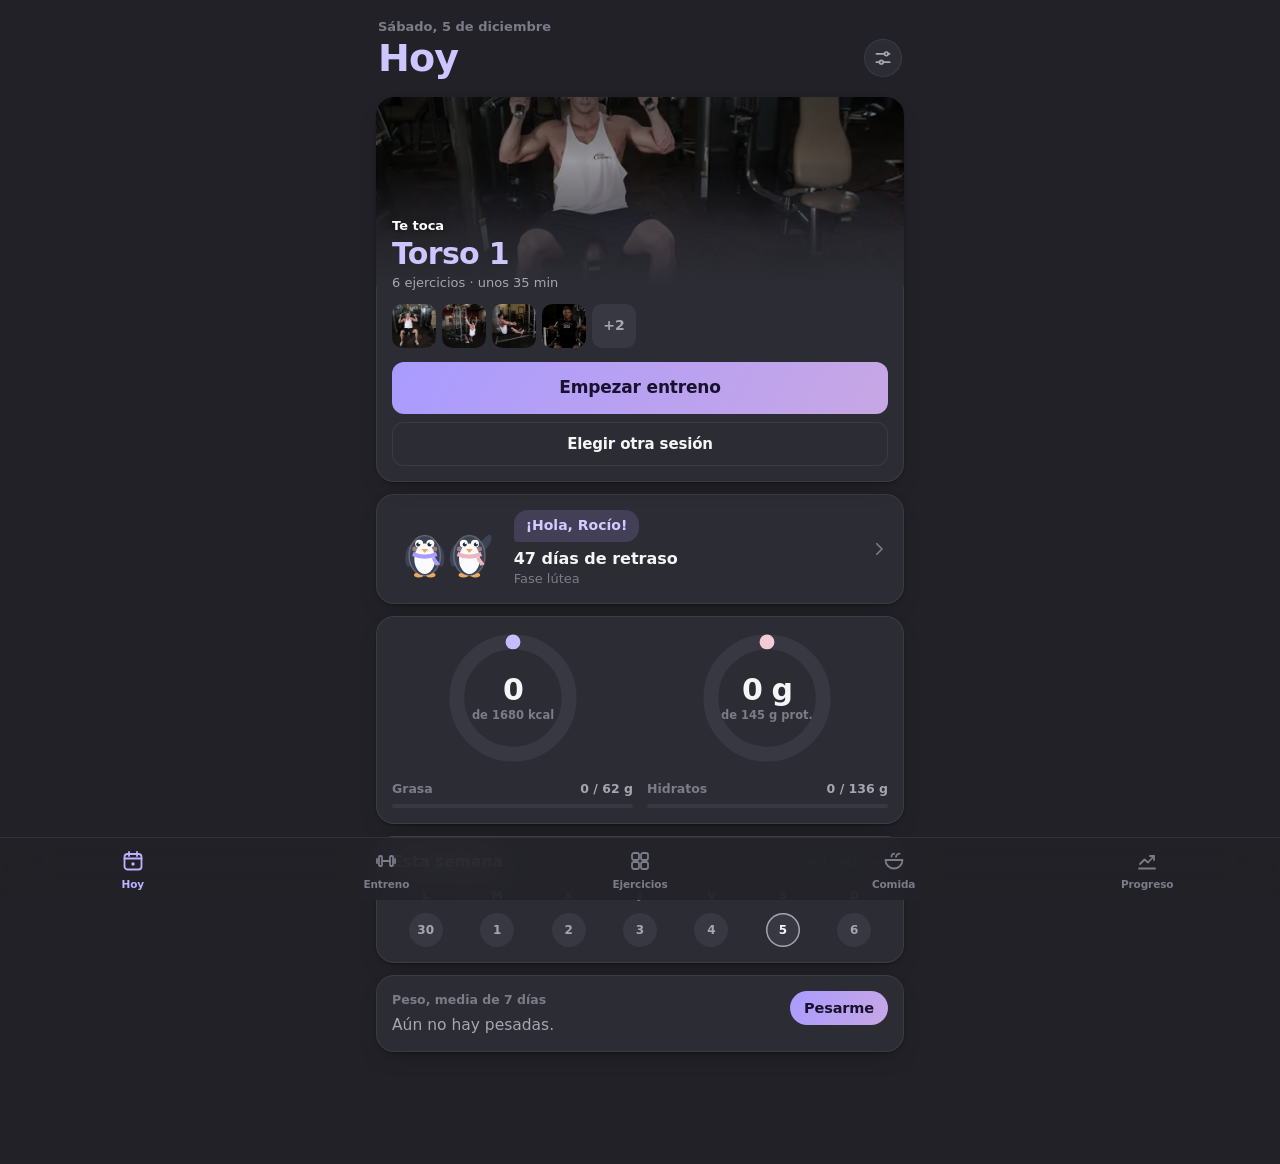
<file: index.html>
<!DOCTYPE html>
<html lang="es" data-tema="mixto">
<head>
<meta charset="utf-8">
<meta name="viewport" content="width=device-width, initial-scale=1, viewport-fit=cover, maximum-scale=1, user-scalable=no">
<title>Entreno</title>
<meta name="description" content="Entreno y comida. Funciona sin conexión.">
<meta name="theme-color" content="#2A2A30">
<script>
  // El aspecto elegido se pone antes de pintar nada, para que no parpadee al abrir.
  // tema-v2: una sola vez, pasa a «Lavanda y rosa», que es lo que Rocío pidió el 10 sep.
  try {
    if (!localStorage.getItem('tema-v2')) { localStorage.setItem('tema', 'mixto'); localStorage.setItem('tema-v2', '1'); }
    document.documentElement.dataset.tema = localStorage.getItem('tema') || 'mixto';
  } catch (e) { /* por defecto */ }
</script>
<meta name="mobile-web-app-capable" content="yes">
<meta name="apple-mobile-web-app-capable" content="yes">
<meta name="apple-mobile-web-app-status-bar-style" content="black-translucent">
<meta name="apple-mobile-web-app-title" content="Entreno">
<meta name="format-detection" content="telephone=no">
<link rel="manifest" href="./manifest.webmanifest">
<link rel="icon" href="./icons/icono-192.png">
<link rel="apple-touch-icon" href="./icons/apple-touch-icon.png">
<link rel="stylesheet" href="./css/app.css">
</head>
<body>
<div id="app"></div>
<script type="module" src="./js/app.js"></script>
</body>
</html>
</file>
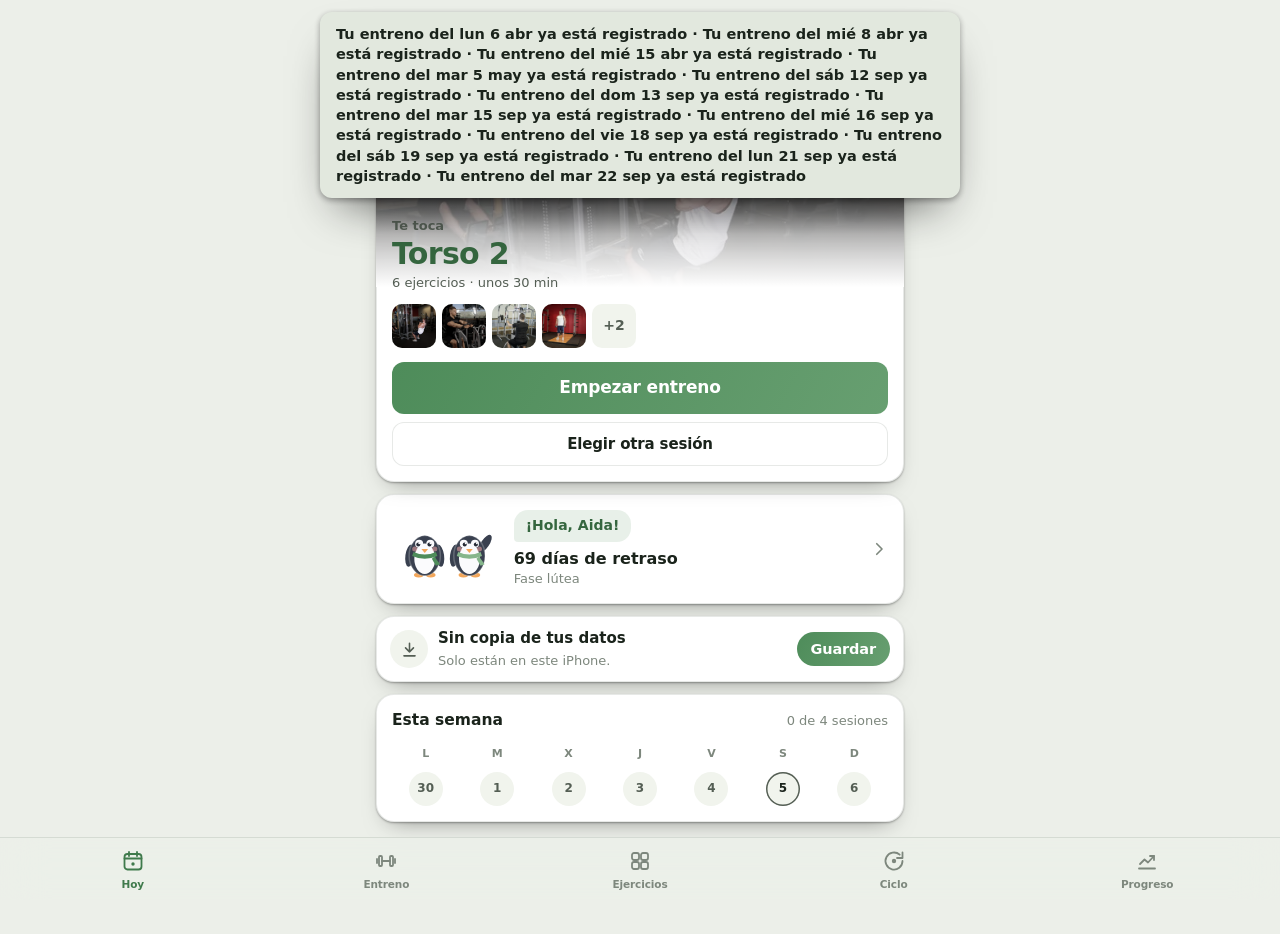
<file: aida/index.html>
<!DOCTYPE html>
<html lang="es" data-tema="claro-salvia">
<head>
<meta charset="utf-8">
<meta name="viewport" content="width=device-width, initial-scale=1, viewport-fit=cover, maximum-scale=1, user-scalable=no">
<title>Entreno de Aida</title>
<meta name="description" content="Entreno de Aida. Funciona sin conexión.">
<meta name="theme-color" content="#ECEFE9">
<script>
  // Quién usa esta copia de la app. Se pone ANTES de cargar el código: de aquí salen
  // la base de datos (separada de la de Rocío), el color y qué pantallas hay.
  window.PERFIL = 'aida';
  try {
    document.documentElement.dataset.tema = localStorage.getItem('tema-aida') || 'claro-salvia';
  } catch (e) { /* por defecto */ }
</script>
<meta name="mobile-web-app-capable" content="yes">
<meta name="apple-mobile-web-app-capable" content="yes">
<meta name="apple-mobile-web-app-status-bar-style" content="default">
<meta name="apple-mobile-web-app-title" content="Entreno Aida">
<meta name="format-detection" content="telephone=no">
<link rel="manifest" href="./manifest.webmanifest">
<link rel="icon" href="./icons/icono-192.png">
<link rel="apple-touch-icon" href="./icons/apple-touch-icon.png">
<link rel="stylesheet" href="../css/app.css">
</head>
<body>
<div id="app"></div>
<script type="module" src="../js/app.js"></script>
</body>
</html>
</file>
<file: css/app.css>
/* app.css — todo el diseño. Los colores viven solo en el bloque de temas:
   cambiar de estilo es cambiar ese bloque, nada más.

   Tres decisiones que sostienen el resto:
   1. Elevación real: fondo → tarjeta → control, cada nivel se ve. Con hairline y sombra.
   2. Jerarquía en tres niveles de texto y dos de botón: en cada pantalla manda una cosa.
   3. Escala fija: tipos (32/22/17/15.5/13/11.5), radios (18/12/pastilla) y espacios (4-8-12-16-20-28). */

/* ------------------------------------------------------------ temas */
:root, [data-tema="noche"] {
  --fondo: #08080B; --superficie: #131317; --superficie2: #1F1F25; --superficie3: #2B2B33;
  --linea: rgba(255,255,255,.08);
  --texto: #F5F5F7; --texto2: #9B9BA6; --texto3: #74747F;
  --acento: #9B8CFF; --enlace: #B3A8FF;
  --boton: #9B8CFF; --sobre-boton: #0B0716;
  --check: #9B8CFF; --sobre-check: #0B0716; --hecho: rgba(155,140,255,.12);
  --sug-fondo: rgba(155,140,255,.13); --sug-texto: #C4BBFF;
  --chip-fondo: rgba(155,140,255,.16); --chip-texto: #C4BBFF;
  --timer-fondo: #9B8CFF; --timer-texto: #0B0716; --timer-linea: #0B0716; --timer-btn: rgba(11,7,22,.14);
  --acento2: #C4BBFF; --anillo2: #F4F4F6; --anillo2b: #FFFFFF; --tab-activo: #9B8CFF;
  --aviso-fondo: rgba(255,120,110,.13); --aviso-texto: #FF9D94;
  --pinguino: #39404F; --pinguino-borde: rgba(255,255,255,.22);
  --num-font: -apple-system, "SF Pro Display", system-ui, "Segoe UI", sans-serif; --num-peso: 700; --num-track: -0.02em;
  --titulo-font: -apple-system, "SF Pro Display", system-ui, "Segoe UI", sans-serif; --titulo-peso: 700; --titulo-transform: none; --titulo-track: -0.022em;
  color-scheme: dark;
}

/* Grafito: gris oscuro suave en vez de negro puro. Lavanda de protagonista y rosa palo
   de segundo color (anillo de proteína). El fondo va un punto por debajo de las tarjetas
   para que cada tarjeta se lea como una pieza y no como una mancha. */
[data-tema="grafito"], [data-tema="grafito-rosa"], [data-tema="mixto"] {
  --fondo: #212127; --superficie: #2C2C34; --superficie2: #383842; --superficie3: #45454F;
  --linea: rgba(255,255,255,.075);
  --texto: #F5F5F8; --texto2: #A6A6B2; --texto3: #7C7C88;
  --acento: #A99BFF; --enlace: #BDB2FF;
  --boton: #A99BFF; --sobre-boton: #17122E;
  --check: #A99BFF; --sobre-check: #17122E; --hecho: rgba(169,155,255,.13);
  --sug-fondo: rgba(169,155,255,.14); --sug-texto: #CFC7FF;
  --chip-fondo: rgba(169,155,255,.17); --chip-texto: #D2CBFF;
  --timer-fondo: #A99BFF; --timer-texto: #17122E; --timer-linea: #17122E; --timer-btn: rgba(23,18,46,.14);
  --acento2: #CFC7FF; --anillo2: #EDB4C2; --anillo2b: #F7D2DB; --tab-activo: #BDB2FF;
  --aviso-fondo: rgba(255,138,118,.14); --aviso-texto: #FF9F8C;
  --pinguino: #3C4354; --pinguino-borde: rgba(255,255,255,.22);
}
/* La misma base con el rosa palo de protagonista y la lavanda de segundo color. */
[data-tema="grafito-rosa"] {
  --acento: #EDB4C2; --enlace: #F2C3CF;
  --boton: #EDB4C2; --sobre-boton: #2B1419;
  --check: #EDB4C2; --sobre-check: #2B1419; --hecho: rgba(237,180,194,.12);
  --sug-fondo: rgba(237,180,194,.14); --sug-texto: #F5CCD6;
  --chip-fondo: rgba(237,180,194,.17); --chip-texto: #F7D2DB;
  --timer-fondo: #EDB4C2; --timer-texto: #2B1419; --timer-linea: #2B1419; --timer-btn: rgba(43,20,25,.12);
  --acento2: #F7D2DB; --anillo2: #B9AEFF; --anillo2b: #D2CBFF; --tab-activo: #F2C3CF;
  --aviso-texto: #FF8F7A;
}

/* Lavanda y rosa: los dos a la vez. Lavanda en títulos, cabeceras, botones principales
   y pestañas; rosa palo en todo lo de cada ejercicio (series, ✓, sugerencias), el
   descanso y el anillo de proteína. */
[data-tema="mixto"] {
  --titulo-color: #CDC5FF;
  --check: #EDB4C2; --sobre-check: #2B1419; --hecho: rgba(237,180,194,.13);
  --timer-fondo: #EDB4C2; --timer-texto: #2B1419; --timer-linea: #2B1419; --timer-btn: rgba(43,20,25,.12);
  --anillo2: #EDB4C2;
}
[data-tema="mixto"] .ej {
  --acento: #EDB4C2; --enlace: #F2C3CF;
  --sug-fondo: rgba(237,180,194,.14); --sug-texto: #F5CCD6;
  --chip-fondo: rgba(237,180,194,.17); --chip-texto: #F7D2DB;
}

/* ------------------------------------------------------------ temas claros
   Gris muy claro casi blanco, con la tarjeta en blanco puro. Mismo sistema de fichas:
   solo cambian los valores. `claro-salvia` es el de Aida: verde suculenta y menta. */
[data-tema="claro"], [data-tema="claro-salvia"] {
  --fondo: #ECECF1; --superficie: #FFFFFF; --superficie2: #F1F1F6; --superficie3: #E3E3EB;
  --linea: rgba(22,22,38,.10);
  --texto: #1B1B22; --texto2: #585866; --texto3: #83838F;
  --acento: #6E5CE6; --acento2: #9B8CFF; --enlace: #5947D4;
  --boton: #6E5CE6; --sobre-boton: #FFFFFF;
  --check: #DE7F98; --sobre-check: #FFFFFF; --hecho: rgba(222,127,152,.12);
  --sug-fondo: rgba(110,92,230,.10); --sug-texto: #4A3BB5;
  --chip-fondo: rgba(110,92,230,.12); --chip-texto: #4A3BB5;
  --timer-fondo: #DE7F98; --timer-texto: #FFFFFF; --timer-linea: #FFFFFF; --timer-btn: rgba(255,255,255,.24);
  --anillo2: #DE7F98; --anillo2b: #F0AEC0; --tab-activo: #6E5CE6;
  --aviso-fondo: rgba(198,64,40,.10); --aviso-texto: #B23C28;
  --titulo-color: #4A3BB5;
  --marca: var(--texto2); --marca-sombra: none;
  --sombra: 0 1px 2px rgba(20,20,45,.07), 0 10px 22px -14px rgba(20,20,45,.22);
  --sombra-alta: 0 2px 6px rgba(20,20,45,.10), 0 24px 48px -22px rgba(20,20,45,.30);
  color-scheme: light;
}
/* El de Aida: verde suculenta de protagonista, menta de segundo color. */
[data-tema="claro-salvia"] {
  --fondo: #ECEFE9; --superficie: #FFFFFF; --superficie2: #F1F4ED; --superficie3: #E2E8DE;
  --linea: rgba(28,45,28,.10);
  --texto: #1A231B; --texto2: #545E54; --texto3: #7D877D;
  --acento: #4E8C5A; --acento2: #86B68C; --enlace: #3F7A4C;
  --boton: #4E8C5A; --sobre-boton: #FFFFFF;
  --check: #4E8C5A; --sobre-check: #FFFFFF; --hecho: rgba(78,140,90,.13);
  --sug-fondo: rgba(78,140,90,.11); --sug-texto: #35663F;
  --chip-fondo: rgba(78,140,90,.13); --chip-texto: #35663F;
  --timer-fondo: #4E8C5A; --timer-texto: #FFFFFF; --timer-linea: #FFFFFF; --timer-btn: rgba(255,255,255,.24);
  --anillo2: #86B68C; --anillo2b: #BFD9BC; --tab-activo: #3F7A4C;
  --aviso-fondo: rgba(190,80,40,.10); --aviso-texto: #A8542C;
  --titulo-color: #35663F;
  --sombra: 0 1px 2px rgba(25,40,25,.07), 0 10px 22px -14px rgba(25,40,25,.22);
  --sombra-alta: 0 2px 6px rgba(25,40,25,.10), 0 24px 48px -22px rgba(25,40,25,.30);
}
/* En claro, dentro de una hoja las tarjetas se quedan en blanco con filo. */
[data-tema="claro"] .hoja .lista, [data-tema="claro"] .hoja .tarjeta,
[data-tema="claro-salvia"] .hoja .lista, [data-tema="claro-salvia"] .hoja .tarjeta { background: var(--superficie2); }

/* medidas comunes a todos los temas */
:root {
  --radio: 18px;          /* contenedores: tarjetas, listas, fotos grandes */
  --radio-b: 12px;        /* controles: botones, campos, casillas */
  --sombra: 0 1px 2px rgba(0,0,0,.3), 0 10px 24px -14px rgba(0,0,0,.55);
  --sombra-alta: 0 2px 6px rgba(0,0,0,.35), 0 24px 48px -20px rgba(0,0,0,.65);
  --borde: inset 0 0 0 1px var(--linea);
}

/* ------------------------------------------------------------ base */
* { box-sizing: border-box; -webkit-tap-highlight-color: transparent; }
html, body { height: 100%; }
html { background: var(--fondo); }
body {
  margin: 0; background: var(--fondo); color: var(--texto);
  font: 15.5px/1.4 -apple-system, BlinkMacSystemFont, "SF Pro Text", system-ui, "Segoe UI", Roboto, sans-serif;
  -webkit-font-smoothing: antialiased; -webkit-text-size-adjust: 100%;
  overscroll-behavior: none; -webkit-user-select: none; user-select: none;
}
input, textarea { -webkit-user-select: text; user-select: text; }
button, input, select, textarea { font: inherit; color: inherit; }
button { border: 0; background: none; padding: 0; cursor: pointer; touch-action: manipulation; }
button:focus-visible, input:focus-visible, a:focus-visible { outline: 2px solid var(--acento); outline-offset: 2px; }
a { color: var(--enlace); text-decoration: none; }
svg { display: block; flex: none; }
h1, h2, h3, p { margin: 0; }
.num { font-family: var(--num-font); font-weight: var(--num-peso); letter-spacing: var(--num-track); font-variant-numeric: tabular-nums; }
.titulo { font-family: var(--titulo-font); font-weight: var(--titulo-peso); text-transform: var(--titulo-transform); letter-spacing: var(--titulo-track); color: var(--titulo-color, inherit); }
.t2 { color: var(--texto2); }
.t3 { color: var(--texto3); }
.peq { font-size: 13px; line-height: 1.4; }
.crece { flex: 1; min-width: 0; }
.fila-f { display: flex; align-items: center; gap: 10px; }
.corta { white-space: nowrap; overflow: hidden; text-overflow: ellipsis; }
@media (prefers-reduced-motion: reduce) { *, *::before, *::after { animation-duration: .01ms !important; transition-duration: .01ms !important; } }

/* ------------------------------------------------------------ esqueleto */
#app { min-height: 100%; }
.pantalla {
  min-height: 100vh; min-height: 100dvh;
  padding: calc(env(safe-area-inset-top) + 16px) 16px calc(env(safe-area-inset-bottom) + 112px);
  max-width: 560px; margin: 0 auto;
}
.pantalla.con-descanso { padding-bottom: calc(env(safe-area-inset-bottom) + 190px); }
.entra { animation: entra .28s cubic-bezier(.2,.8,.2,1); }
@keyframes entra { from { opacity: 0; transform: translateX(22px); } to { opacity: 1; transform: none; } }
.aparece { animation: aparece .2s ease-out; }
@keyframes aparece { from { opacity: 0; } to { opacity: 1; } }

.cabecera { display: flex; align-items: flex-end; justify-content: space-between; gap: 12px; margin: 2px 2px 20px; }
.cabecera h1 { font-size: 38px; line-height: 1; }
.cabecera .eyebrow { font-size: 13px; font-weight: 600; color: var(--texto3); margin-bottom: 3px; }
.volver { display: inline-flex; align-items: center; gap: 2px; height: 36px; margin: 0 0 8px -6px; color: var(--enlace); font-size: 16px; font-weight: 600; }
.icono-btn { width: 38px; height: 38px; border-radius: 50%; display: grid; place-items: center; background: var(--superficie); box-shadow: var(--borde); color: var(--texto2); flex: none; }
.icono-btn:active { background: var(--superficie2); }
.seccion { display: flex; align-items: baseline; justify-content: space-between; margin: 28px 2px 10px; }
.seccion h2 { font-size: 21px; }
.seccion button { color: var(--enlace); font-size: 15px; font-weight: 600; }

/* barra de pestañas */
.tabs {
  position: fixed; left: 0; right: 0; bottom: 0; z-index: 30;
  display: grid; grid-template-columns: repeat(5, 1fr);
  padding: 8px 6px calc(env(safe-area-inset-bottom) + 6px);
  background: color-mix(in srgb, var(--fondo) 82%, transparent);
  -webkit-backdrop-filter: saturate(1.8) blur(22px); backdrop-filter: saturate(1.8) blur(22px);
  border-top: 1px solid var(--linea);
}
.tabs a { display: flex; flex-direction: column; align-items: center; gap: 4px; padding: 3px 0 2px; font-size: 10.5px; font-weight: 600; letter-spacing: -.01em; color: var(--texto3); }
.tabs svg { width: 24px; height: 24px; }
.tabs a.activo { color: var(--tab-activo); }

/* portada: tarjeta con la foto del ejercicio a sangre y el texto encima.
   Es la pieza que da carácter: se usa en el entreno que toca y en elegir sesión. */
.portada { position: relative; border-radius: var(--radio); overflow: hidden; background: var(--superficie); box-shadow: var(--borde), var(--sombra); }
.portada > .fondo { position: absolute; inset: 0 0 auto; height: 190px; }
.portada > .fondo img { width: 100%; height: 100%; object-fit: cover; filter: saturate(.62) brightness(.72); }
.portada > .fondo::after {
  content: ''; position: absolute; inset: 0;
  background: linear-gradient(180deg, rgba(0,0,0,.45) 0%, rgba(0,0,0,.15) 34%, color-mix(in srgb, var(--superficie) 72%, transparent) 72%, var(--superficie) 100%);
}
.portada .encima { position: relative; padding: 16px; }
.portada .hueco { height: 104px; }
.portada h3 { font-size: 30px; line-height: 1.02; margin: 4px 0 4px; }
.portada .marca { font-size: 13px; font-weight: 700; color: var(--marca, #fff); text-shadow: var(--marca-sombra, 0 1px 6px rgba(0,0,0,.5)); }
.portada .tira { display: flex; gap: 6px; margin-top: 12px; }
.portada .tira .mini { width: 44px; height: 44px; border-radius: 10px; }

/* tarjetas y listas */
.tarjeta { background: var(--superficie); border-radius: var(--radio); padding: 16px; box-shadow: var(--borde), var(--sombra); }
.pila > * + * { margin-top: 12px; }
.lista { background: var(--superficie); border-radius: var(--radio); overflow: hidden; box-shadow: var(--borde), var(--sombra); }
.lista > * + * { border-top: 1px solid var(--linea); }
.item { display: flex; align-items: center; gap: 12px; padding: 12px 14px; min-height: 58px; width: 100%; text-align: left; }
.item:active { background: var(--superficie2); }
.item .nombre { font-size: 15.5px; font-weight: 600; line-height: 1.25; }
.item .meta { font-size: 13px; color: var(--texto3); margin-top: 3px; }
.chevron { color: var(--texto3); }

/* botones: uno manda (lleno), el resto acompañan (contorno o texto) */
.boton {
  display: flex; align-items: center; justify-content: center; gap: 8px; width: 100%;
  min-height: 52px; padding: 0 18px; border-radius: var(--radio-b); color: var(--sobre-boton);
  background: linear-gradient(118deg, var(--boton) 0%, color-mix(in srgb, var(--boton) 55%, var(--anillo2)) 100%);
  font-weight: 700; font-size: 17px; letter-spacing: -.01em; transition: transform .12s, opacity .12s;
}
.boton:active { transform: scale(.985); opacity: .92; }
.boton[disabled] { opacity: .4; }
.boton.suave { background: transparent; color: var(--texto); box-shadow: var(--borde); font-weight: 600; }
.boton.suave:active { background: var(--superficie2); }
.boton.peligro { background: transparent; color: var(--aviso-texto); box-shadow: inset 0 0 0 1px color-mix(in srgb, var(--aviso-texto) 35%, transparent); font-weight: 600; }
.boton.chico { width: auto; min-height: 34px; padding: 0 14px; border-radius: 99px; font-size: 14.5px; }
.dos-botones { display: grid; grid-template-columns: 1fr 1fr; gap: 10px; }

/* chips y pastillas */
.chips { display: flex; gap: 6px; overflow-x: auto; scrollbar-width: none; margin: 0 -16px; padding: 0 16px; }
.chips::-webkit-scrollbar { display: none; }
.chip { flex: none; height: 32px; padding: 0 13px; display: inline-flex; align-items: center; border-radius: 99px; font-size: 13.5px; font-weight: 600; background: var(--superficie2); color: var(--texto2); white-space: nowrap; }
.chip.activo { background: var(--chip-fondo); color: var(--chip-texto); }
.chip.sec { background: transparent; box-shadow: var(--borde); color: var(--texto3); }
.pastilla { display: inline-block; padding: 4px 10px; border-radius: 99px; background: var(--chip-fondo); color: var(--chip-texto); font-size: 12.5px; font-weight: 700; letter-spacing: -.01em; }
.sugerencia { display: flex; align-items: flex-start; gap: 9px; padding: 11px 13px; border-radius: var(--radio-b); background: var(--sug-fondo); color: var(--sug-texto); font-size: 14px; font-weight: 600; line-height: 1.4; }
.sugerencia svg { margin-top: 1px; }
.aviso { display: flex; align-items: flex-start; gap: 9px; padding: 11px 13px; border-radius: var(--radio-b); background: var(--aviso-fondo); color: var(--aviso-texto); font-size: 13.5px; font-weight: 600; line-height: 1.4; }

/* buscador */
.buscador { display: flex; align-items: center; gap: 8px; height: 44px; padding: 0 13px; border-radius: var(--radio-b); background: var(--superficie); box-shadow: var(--borde); color: var(--texto3); }
.buscador input { flex: 1; min-width: 0; height: 100%; border: 0; background: none; outline: none; font-size: 16px; color: var(--texto); }
.buscador input::placeholder { color: var(--texto3); }

/* campos */
.campo { display: block; }
.campo > span { display: block; font-size: 12.5px; font-weight: 600; color: var(--texto3); margin: 0 3px 6px; }
.entrada {
  width: 100%; height: 48px; padding: 0 14px; border-radius: var(--radio-b); border: 0; outline: none;
  background: var(--superficie2); font-size: 16.5px; color: var(--texto); box-shadow: var(--borde);
}
.entrada:focus { box-shadow: inset 0 0 0 2px var(--acento); }
.rejilla-2 { display: grid; grid-template-columns: 1fr 1fr; gap: 10px; }
.rejilla-3 { display: grid; grid-template-columns: repeat(3, 1fr); gap: 10px; }

/* interruptor de ajustes */
.interruptor { position: relative; width: 51px; height: 31px; flex: none; }
.interruptor input { position: absolute; inset: 0; opacity: 0; margin: 0; cursor: pointer; }
.interruptor i { position: absolute; inset: 0; border-radius: 99px; background: var(--superficie3); transition: background .2s; pointer-events: none; }
.interruptor i::after { content: ''; position: absolute; top: 2px; left: 2px; width: 27px; height: 27px; border-radius: 50%; background: #fff; box-shadow: 0 2px 4px rgba(0,0,0,.3); transition: transform .2s; }
.interruptor input:checked + i { background: var(--acento); }
.interruptor input:checked + i::after { transform: translateX(20px); }

/* ------------------------------------------------------------ fotos animadas */
.anim { position: relative; overflow: hidden; background: var(--superficie2); flex: none; box-shadow: var(--borde); }
/* Las fotos vienen de una base libre y traen fondos de gimnasio muy saturados: se bajan
   de tono para que convivan con la paleta en vez de pelearse con ella. */
.anim img { position: absolute; inset: 0; width: 100%; height: 100%; object-fit: cover; filter: saturate(.72) contrast(1.04) brightness(.94); }
.anim img + img { animation: alterna 2.6s ease-in-out infinite; }
.anim.quieta img + img { animation: none; opacity: 0; }
@keyframes alterna { 0%, 38% { opacity: 0; } 50%, 88% { opacity: 1; } 100% { opacity: 0; } }
.lleno { width: 100%; height: 100%; border-radius: 0; box-shadow: none; }
.mini { width: 52px; height: 52px; border-radius: var(--radio-b); }
.mini-g { width: 62px; height: 62px; border-radius: 14px; }
.foto-grande { width: 100%; aspect-ratio: 4 / 3; border-radius: var(--radio); }
.foto-grande .etiqueta-foto { position: absolute; left: 10px; bottom: 10px; z-index: 1; padding: 5px 11px; border-radius: 99px; font-size: 12.5px; font-weight: 600; color: #fff; background: rgba(0,0,0,.5); -webkit-backdrop-filter: blur(10px); backdrop-filter: blur(10px); }

/* ------------------------------------------------------------ hoja (panel desde abajo) */
.velo { position: fixed; inset: 0; z-index: 50; background: rgba(0,0,0,.55); -webkit-backdrop-filter: blur(2px); backdrop-filter: blur(2px); animation: aparece .2s ease-out; }
.hoja {
  position: fixed; left: 0; right: 0; bottom: 0; z-index: 51; max-height: 92vh; max-height: 92dvh;
  display: flex; flex-direction: column; max-width: 560px; margin: 0 auto;
  background: var(--superficie); border-radius: 24px 24px 0 0; box-shadow: var(--sombra-alta);
  padding: 8px 16px calc(env(safe-area-inset-bottom) + 16px);
  animation: sube .3s cubic-bezier(.2,.8,.2,1);
}
@keyframes sube { from { transform: translateY(100%); } to { transform: none; } }
.hoja .asa { width: 36px; height: 5px; border-radius: 3px; background: var(--superficie3); margin: 0 auto 12px; flex: none; }
.hoja .cab-hoja { display: flex; align-items: center; justify-content: space-between; gap: 10px; margin-bottom: 14px; flex: none; }
.hoja .cab-hoja h2 { font-size: 21px; }
.hoja .cuerpo-hoja { overflow-y: auto; -webkit-overflow-scrolling: touch; margin: 0 -16px; padding: 0 16px; flex: 1; }
.hoja .lista, .hoja .tarjeta { background: var(--superficie2); box-shadow: none; }
.hoja .lista > * + * { border-top-color: var(--linea); }
.hoja .entrada, .hoja .buscador { background: var(--superficie2); }
.hoja .icono-btn { background: var(--superficie2); box-shadow: none; }
/* Dentro de una tarjeta de una hoja, la tarjeta ya es superficie2: las casillas un tono más claro. */
.hoja .tarjeta .entrada, .hoja .tarjeta .caja { background: var(--superficie3); }

/* aviso flotante */
.toast {
  position: fixed; left: 50%; top: calc(env(safe-area-inset-top) + 12px); z-index: 80; transform: translateX(-50%);
  padding: 12px 16px; border-radius: var(--radio-b); max-width: calc(100% - 32px);
  background: var(--superficie3); color: var(--texto); font-size: 14.5px; font-weight: 600; box-shadow: var(--sombra-alta);
  animation: baja .25s ease-out;
}
@keyframes baja { from { opacity: 0; transform: translate(-50%, -12px); } to { opacity: 1; transform: translate(-50%, 0); } }

/* ------------------------------------------------------------ entreno */
.cab-entreno { display: flex; align-items: flex-start; gap: 12px; margin: 2px 2px 14px; }
.cab-entreno h1 { margin-top: 4px; font-size: 27px; line-height: 1.08; }
.crono { display: flex; align-items: center; gap: 12px; margin: 0 2px 18px; }
.crono .num { font-size: 24px; min-width: 66px; line-height: 1; }
.barra-fina { flex: 1; height: 4px; border-radius: 99px; background: var(--superficie2); overflow: hidden; }
.barra-fina i { display: block; height: 100%; background: var(--acento); border-radius: 99px; transition: width .4s; }
.crono .t2 { font-size: 13px; }
.crono.pasado .num, .crono.pasado .t2 { color: var(--aviso-texto); }
.crono.pasado .barra-fina i { background: var(--aviso-texto); }

.ej-cab { display: flex; gap: 12px; align-items: center; }
.ej-nombre { font-size: 16.5px; font-weight: 650; line-height: 1.22; letter-spacing: -.01em; }
.ej-meta { font-size: 13px; color: var(--texto3); margin-top: 3px; }
.mas { width: 36px; height: 36px; border-radius: 50%; display: grid; place-items: center; color: var(--texto3); flex: none; }
.mas:active { background: var(--superficie2); }

.series { margin-top: 12px; }
.fila-serie { display: grid; grid-template-columns: 34px 1fr 64px 52px 44px 42px; gap: 6px; align-items: center; padding: 4px 5px; border-radius: var(--radio-b); }
.fila-serie.cabeza { font-size: 11px; font-weight: 700; color: var(--texto3); letter-spacing: .02em; padding-bottom: 4px; }
.fila-serie.cabeza span:not(:nth-child(2)) { text-align: center; }
.fila-serie .n { text-align: center; font-weight: 700; color: var(--texto2); font-variant-numeric: tabular-nums; }
/* el número de la serie se toca para quitarla */
.fila-serie button.n { width: 100%; height: 40px; border-radius: 10px; color: var(--texto2); }
.fila-serie button.n:active { background: var(--superficie2); }
.fila-serie .ant { font-size: 13px; color: var(--texto3); white-space: nowrap; overflow: hidden; text-overflow: ellipsis; }
.caja {
  width: 100%; height: 40px; border-radius: 10px; border: 0; outline: none; text-align: center;
  background: var(--superficie2); font-size: 17px; font-weight: 600; padding: 0 2px; -moz-appearance: textfield;
  font-variant-numeric: tabular-nums;
}
.caja::-webkit-outer-spin-button, .caja::-webkit-inner-spin-button { -webkit-appearance: none; margin: 0; }
.caja::placeholder { color: var(--texto3); opacity: .7; font-weight: 500; }
.caja:focus { box-shadow: inset 0 0 0 2px var(--acento); }
.ok { width: 40px; height: 40px; border-radius: 11px; display: grid; place-items: center; background: var(--superficie2); color: var(--texto3); transition: transform .15s; }
.ok:active { transform: scale(.9); }
.fila-serie.hecha { background: var(--hecho); }
.fila-serie.hecha .caja { background: transparent; color: var(--texto); }
.fila-serie.hecha .n { color: var(--check); }
.fila-serie.hecha .ok { background: var(--check); color: var(--sobre-check); }
.anadir-serie { margin-top: 8px; width: 100%; height: 40px; border-radius: 11px; background: transparent; box-shadow: var(--borde); font-weight: 600; font-size: 14.5px; color: var(--texto2); }
.anadir-serie:active { background: var(--superficie2); }
.plegada { display: flex; align-items: center; gap: 12px; width: 100%; text-align: left; }
.hecho-marca { width: 26px; height: 26px; border-radius: 50%; display: grid; place-items: center; background: var(--check); color: var(--sobre-check); flex: none; }

/* series por lados y de aproximación */
.fila-serie .n small { display: block; margin-top: -1px; font-size: 9.5px; font-weight: 700; letter-spacing: .02em; color: var(--texto3); }
.fila-serie.calent { opacity: .82; }
.fila-serie.calent .n { font-size: 12.5px; color: var(--texto3); }
.fila-serie.calent .ant { font-size: 12px; }
.fila-serie.calent .caja { font-size: 15.5px; font-weight: 500; }

/* el cronómetro del entreno se toca para cambiar la hora de inicio */
button.crono { width: calc(100% - 4px); text-align: left; color: inherit; }

/* filas de series en «Editar entreno» */
.fila-edit { display: grid; grid-template-columns: 40px 1fr 1fr 52px 36px; gap: 6px; align-items: center; padding: 4px 0; }
.fila-edit.cabeza { font-size: 11px; font-weight: 700; color: var(--texto3); letter-spacing: .02em; padding-bottom: 2px; }
.fila-edit.cabeza span:not(:first-child) { text-align: center; }
.fila-edit .n { text-align: center; font-weight: 700; color: var(--texto2); font-size: 14px; }
.fila-edit .n small { display: block; font-size: 10px; color: var(--texto3); }
.fila-edit.calent .n { font-size: 13px; }

/* pasos del calentamiento */
.paso-cal { display: flex; gap: 11px; align-items: flex-start; width: 100%; padding: 8px 0; text-align: left; font-size: 14.5px; line-height: 1.4; }
.paso-cal i { flex: none; width: 21px; height: 21px; margin-top: 1px; border-radius: 50%; display: grid; place-items: center; box-shadow: inset 0 0 0 1.5px var(--superficie3); }
.paso-cal.hecho i { background: var(--check); color: var(--sobre-check); box-shadow: none; }
.paso-cal.hecho span { color: var(--texto3); text-decoration: line-through; }

/* descanso: la barra que se vacía */
.descanso {
  position: fixed; left: 10px; right: 10px; z-index: 31; max-width: 540px; margin: 0 auto;
  bottom: calc(env(safe-area-inset-bottom) + 74px);
  transition: bottom .18s ease-out;
  border-radius: var(--radio); background: var(--timer-fondo); color: var(--timer-texto);
  padding: 12px 12px 12px 18px; display: flex; align-items: center; gap: 8px;
  box-shadow: var(--sombra-alta); overflow: hidden; animation: sube .3s cubic-bezier(.2,.8,.2,1);
}
.descanso .linea { position: absolute; left: 0; top: 0; height: 3px; width: 100%; background: var(--timer-linea); transform-origin: left; transition: transform 1s linear; opacity: .5; }
.descanso small { display: block; font-size: 11.5px; font-weight: 700; opacity: .7; letter-spacing: -.01em; }
.descanso .num { font-size: 32px; line-height: 1; }
.descanso button { height: 40px; min-width: 46px; padding: 0 10px; border-radius: 11px; background: var(--timer-btn); font-weight: 700; font-size: 14.5px; }
.descanso.fin { animation: late .5s ease-in-out 3; }
/* Con el teclado abierto: fuera las pestañas y el descanso justo encima del teclado. */
.con-teclado .tabs { display: none; }
.con-teclado .descanso { bottom: calc(var(--teclado, 0px) + 10px); }
@keyframes late { 50% { transform: scale(1.02); } }

/* ------------------------------------------------------------ datos y gráficas */
/* El número es el contenido: grande y tabular, con la unidad discreta al lado. */
.dato small { display: block; font-size: 12.5px; color: var(--texto3); font-weight: 600; }
.dato .num { font-size: 27px; margin-top: 5px; line-height: 1.05; }
.dato .num span, .unidad { font-size: 14.5px; color: var(--texto3); font-family: -apple-system, system-ui, sans-serif; font-weight: 600; letter-spacing: 0; }
.grafica { margin-top: 4px; }
.grafica .area { fill: var(--acento); opacity: .13; }
.grafica .trazo { fill: none; stroke: var(--acento); stroke-width: 2; stroke-linecap: round; stroke-linejoin: round; }
.grafica .punto { fill: var(--acento); stroke: var(--superficie); stroke-width: 3; }
.grafica .guia { stroke: var(--linea); stroke-width: 1; stroke-dasharray: 2 5; }
.grafica .barra { fill: var(--superficie3); }
.grafica .barra.si { fill: var(--acento); }
.grafica text { fill: var(--texto3); font-size: 10px; font-weight: 600; font-family: -apple-system, system-ui, sans-serif; }

.anillos { display: grid; grid-template-columns: 1fr 1fr; gap: 12px; }
.anillo { display: flex; align-items: center; gap: 11px; }
.anillo svg { width: 62px; height: 62px; transform: rotate(-90deg); }
.anillo .pista { fill: none; stroke: var(--superficie2); stroke-width: 7; }
.anillo .valor { fill: none; stroke-width: 7; stroke-linecap: round; transition: stroke-dasharray .5s; }
.anillo .num { font-size: 21px; line-height: 1.05; }
.anillo small { display: block; font-size: 12px; color: var(--texto3); font-weight: 600; margin-top: 2px; line-height: 1.25; }
/* anillo grande con el número dentro: el dato del día se ve de un vistazo */
.anillo.centro { display: grid; place-items: center; gap: 0; }
.anillo.centro svg { grid-area: 1 / 1; width: 132px; height: 132px; }
.anillo.centro .pista, .anillo.centro .valor { stroke-width: 9; }
.anillo.centro > div { grid-area: 1 / 1; text-align: center; padding: 0 12px; }
.anillo.centro .num { font-size: 30px; letter-spacing: -.03em; }
.anillo.centro small { font-size: 11.5px; margin-top: 3px; }
.macros { display: grid; grid-template-columns: 1fr 1fr; gap: 14px; margin-top: 16px; font-size: 12.5px; }
.macros .t { display: flex; justify-content: space-between; color: var(--texto3); font-weight: 600; }
.macros .t b { color: var(--texto2); font-variant-numeric: tabular-nums; }
.macros .barra-fina { margin-top: 6px; }
.macros .barra-fina i { background: var(--texto3); }

.semana { display: grid; grid-template-columns: repeat(7, 1fr); gap: 4px; text-align: center; }
.semana span { font-size: 11px; font-weight: 700; color: var(--texto3); }
.semana i { display: grid; place-items: center; width: 34px; height: 34px; margin: 8px auto 0; border-radius: 50%; background: var(--superficie2); font-style: normal; font-size: 12px; font-weight: 700; color: var(--texto2); }
.semana .si i { background: var(--check); color: var(--sobre-check); }
.semana .hoy i { box-shadow: inset 0 0 0 1.5px var(--texto2); color: var(--texto); }
.semana .hoy.si i { box-shadow: none; }

.pasos-lista { list-style: none; margin: 0; padding: 0; }
.pasos-lista li { display: flex; gap: 12px; align-items: flex-start; font-size: 15px; line-height: 1.45; }
.pasos-lista li + li { margin-top: 12px; }
.pasos-lista b { flex: none; width: 23px; height: 23px; border-radius: 50%; display: grid; place-items: center; font-size: 12.5px; background: var(--superficie2); color: var(--texto2); }

/* ------------------------------------------------------------ ciclo y pingüinas */
.pinguinos { flex: none; overflow: visible; }
.pinguinos .cuerpo { fill: var(--pinguino, #2E3440); stroke: var(--pinguino-borde, transparent); stroke-width: 2; }
.pinguinos .tripa { fill: #FBFBFD; }
.pinguinos .ala { fill: var(--pinguino, #2E3440); }
.pinguinos .colorete { fill: #F0A6A6; opacity: .55; }
.pinguinos .ojo { fill: #FBFBFD; }
.pinguinos .pupila { fill: #262B36; }
.pinguinos .brillo { fill: #fff; }
.pinguinos .pico, .pinguinos .pata { fill: #F2A65A; }
.pinguinos .ala-saluda { animation: saludar 3s ease-in-out infinite; }
@keyframes saludar { 0%, 62%, 100% { transform: rotate(0deg); } 70% { transform: rotate(-26deg); } 78% { transform: rotate(6deg); } 86% { transform: rotate(-20deg); } }
.hola-pinguinas { display: flex; align-items: center; gap: 10px; }
.globo { display: inline-block; padding: 6px 12px; border-radius: 14px 14px 14px 4px; background: var(--chip-fondo); color: var(--chip-texto); font-weight: 700; font-size: 14px; }

/* el ciclo en un anillo, como en la app de salud del iPhone */
.anillo-ciclo { display: block; width: 100%; max-width: 250px; margin: 2px auto 0; }
.anillo-ciclo .pista { stroke: var(--superficie2); }
.anillo-ciclo .regla { stroke: var(--anillo2); }
.anillo-ciclo .prevista { stroke: color-mix(in srgb, var(--anillo2) 42%, transparent); }
.anillo-ciclo .fertil { stroke: color-mix(in srgb, var(--acento) 60%, transparent); }
.anillo-ciclo .hoy { fill: var(--texto); stroke: var(--superficie); stroke-width: 3; }
.anillo-ciclo .centro-num { fill: var(--texto); font-family: var(--num-font); font-size: 46px; font-weight: 700; letter-spacing: -.03em; }
.anillo-ciclo .centro-txt { fill: var(--texto3); font-size: 13px; font-weight: 600; }
.prevista-txt { text-align: center; font-size: 14.5px; font-weight: 600; margin-top: 4px; }
.leyenda { display: flex; justify-content: center; flex-wrap: wrap; gap: 14px; margin-top: 10px; font-size: 12px; font-weight: 600; color: var(--texto3); }
.leyenda span { display: inline-flex; align-items: center; gap: 5px; }
.leyenda i { width: 10px; height: 10px; border-radius: 50%; }
.leyenda .p-regla { background: var(--anillo2); }
.leyenda .p-prevista { background: color-mix(in srgb, var(--anillo2) 42%, transparent); }
.leyenda .p-fertil { background: color-mix(in srgb, var(--acento) 60%, transparent); }

.tira-ciclo { display: flex; gap: 3px; flex-wrap: wrap; }
.dia-ciclo { flex: 1 1 12px; height: 24px; border-radius: 7px; background: var(--superficie2); display: grid; place-items: center; font-size: 10.5px; font-weight: 700; }
.dia-ciclo.menstrual { background: var(--anillo2); }
.dia-ciclo.ovulacion { background: var(--acento2); }
.dia-ciclo.lutea { background: color-mix(in srgb, var(--acento) 32%, transparent); }
.dia-ciclo.hoy { box-shadow: inset 0 0 0 2px var(--texto); color: var(--texto); }

.consejo .nivel { display: inline-flex; align-items: center; gap: 5px; padding: 4px 10px; border-radius: 99px; font-size: 11.5px; font-weight: 700; }
.consejo .nivel.demostrado { background: var(--sug-fondo); color: var(--sug-texto); }
.consejo .nivel.plausible { background: var(--superficie2); color: var(--texto2); }
.consejo .nivel.mito { background: var(--aviso-fondo); color: var(--aviso-texto); }
.consejo p { font-size: 14.5px; line-height: 1.45; }

/* comida */
.toma { margin-top: 12px; }
.toma-cab { display: flex; align-items: center; justify-content: space-between; padding: 13px 14px 9px; }
.toma-cab h3 { font-size: 16.5px; font-weight: 650; letter-spacing: -.01em; }
.toma-cab .num { font-size: 14px; color: var(--texto3); }
.anadir-toma { display: flex; align-items: center; gap: 8px; width: 100%; padding: 12px 14px; color: var(--enlace); font-weight: 600; font-size: 14.5px; }
.cantidad-grande { display: flex; align-items: center; justify-content: center; gap: 14px; margin: 8px 0 16px; }
.cantidad-grande .caja { width: 132px; height: 62px; font-size: 32px; font-weight: 700; border-radius: 14px; }
.paso-btn { width: 50px; height: 50px; border-radius: 50%; background: var(--superficie2); font-size: 24px; font-weight: 600; display: grid; place-items: center; color: var(--texto2); }
.paso-btn:active { background: var(--superficie3); }
.macro-linea { display: grid; grid-template-columns: repeat(4, 1fr); gap: 6px; text-align: center; }
.macro-linea .num { font-size: 19px; }
.macro-linea small { display: block; font-size: 11.5px; color: var(--texto3); font-weight: 600; margin-top: 2px; }
.segmentado { display: flex; gap: 2px; padding: 3px; border-radius: 12px; background: var(--superficie2); }
.segmentado button { flex: 1; padding: 8px 0; border-radius: 9px; font-weight: 600; font-size: 13.5px; color: var(--texto3); transition: background .15s; }
.segmentado button.activo { background: var(--superficie); color: var(--texto); box-shadow: 0 1px 2px rgba(0,0,0,.25); }
.vacio { text-align: center; padding: 30px 18px; color: var(--texto3); font-size: 14px; line-height: 1.45; }
.vacio b { display: block; color: var(--texto); font-size: 16.5px; font-weight: 650; margin-bottom: 5px; }
</file>
